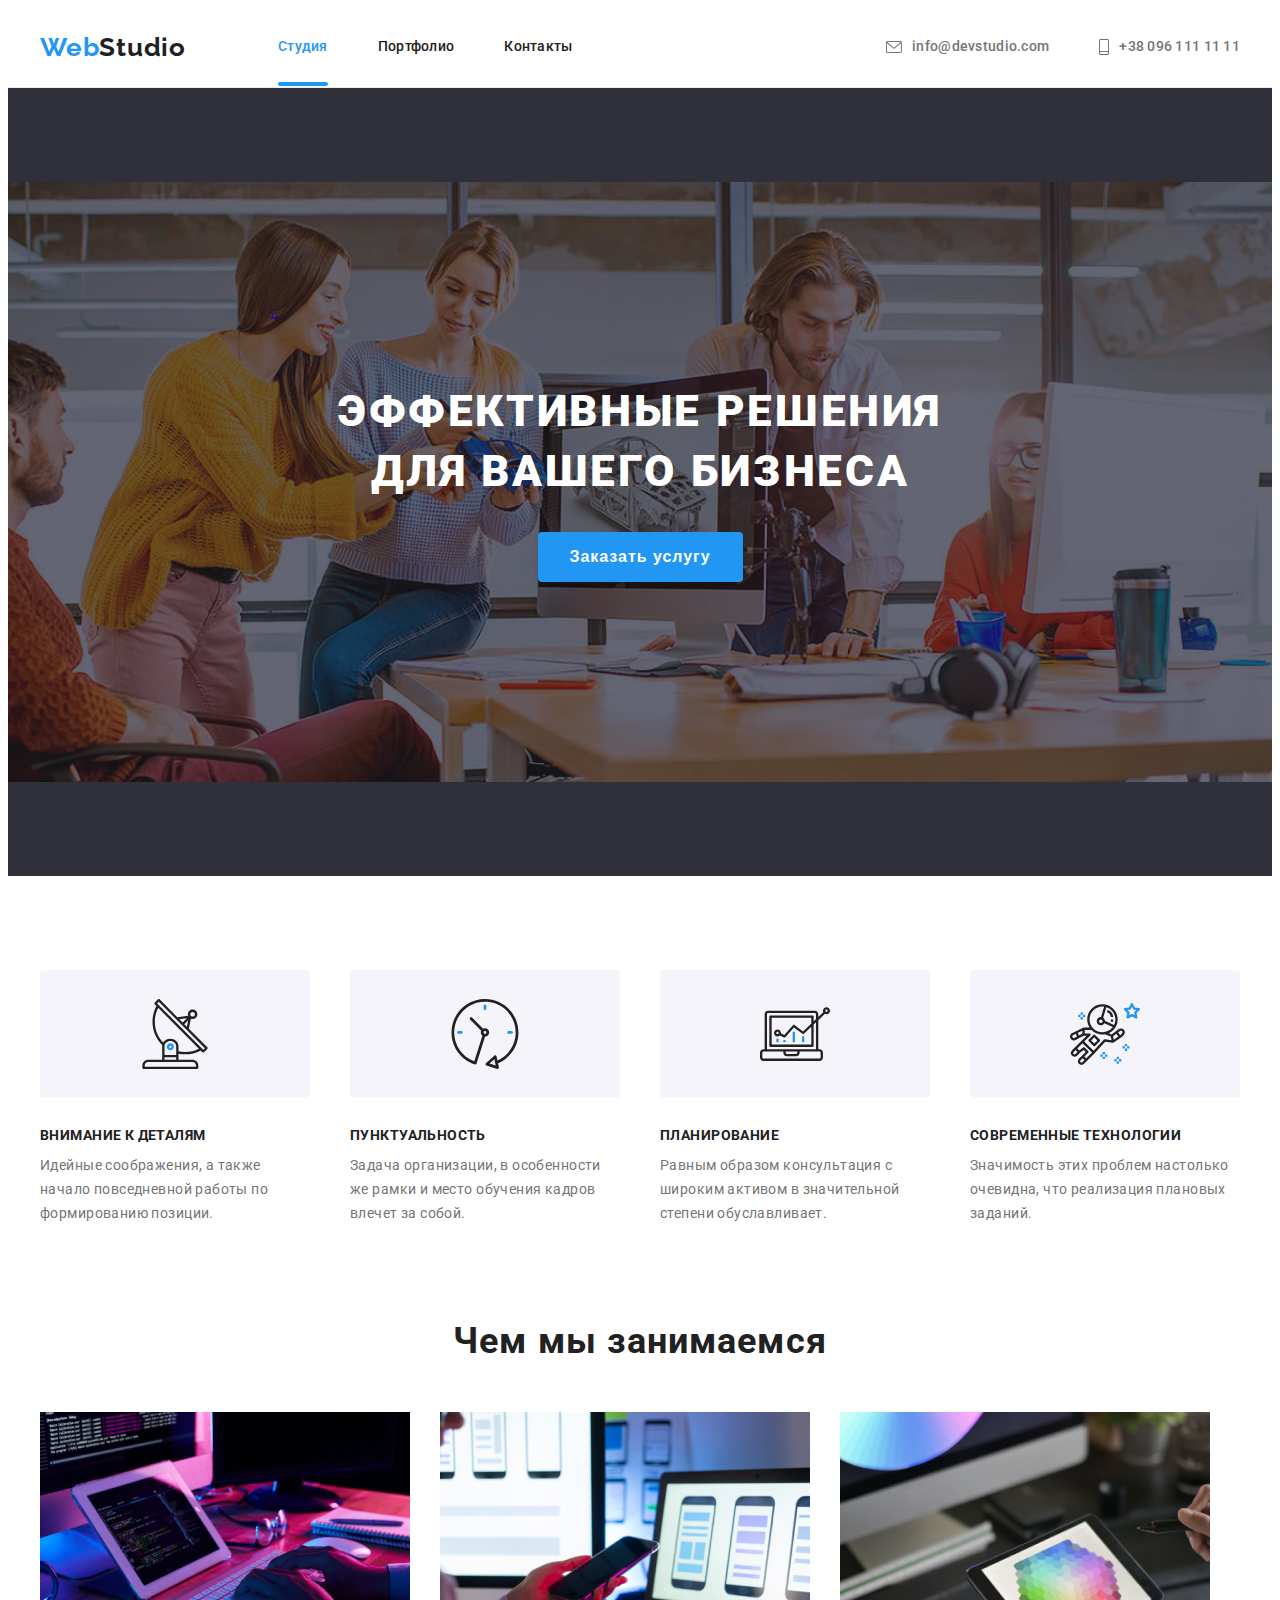
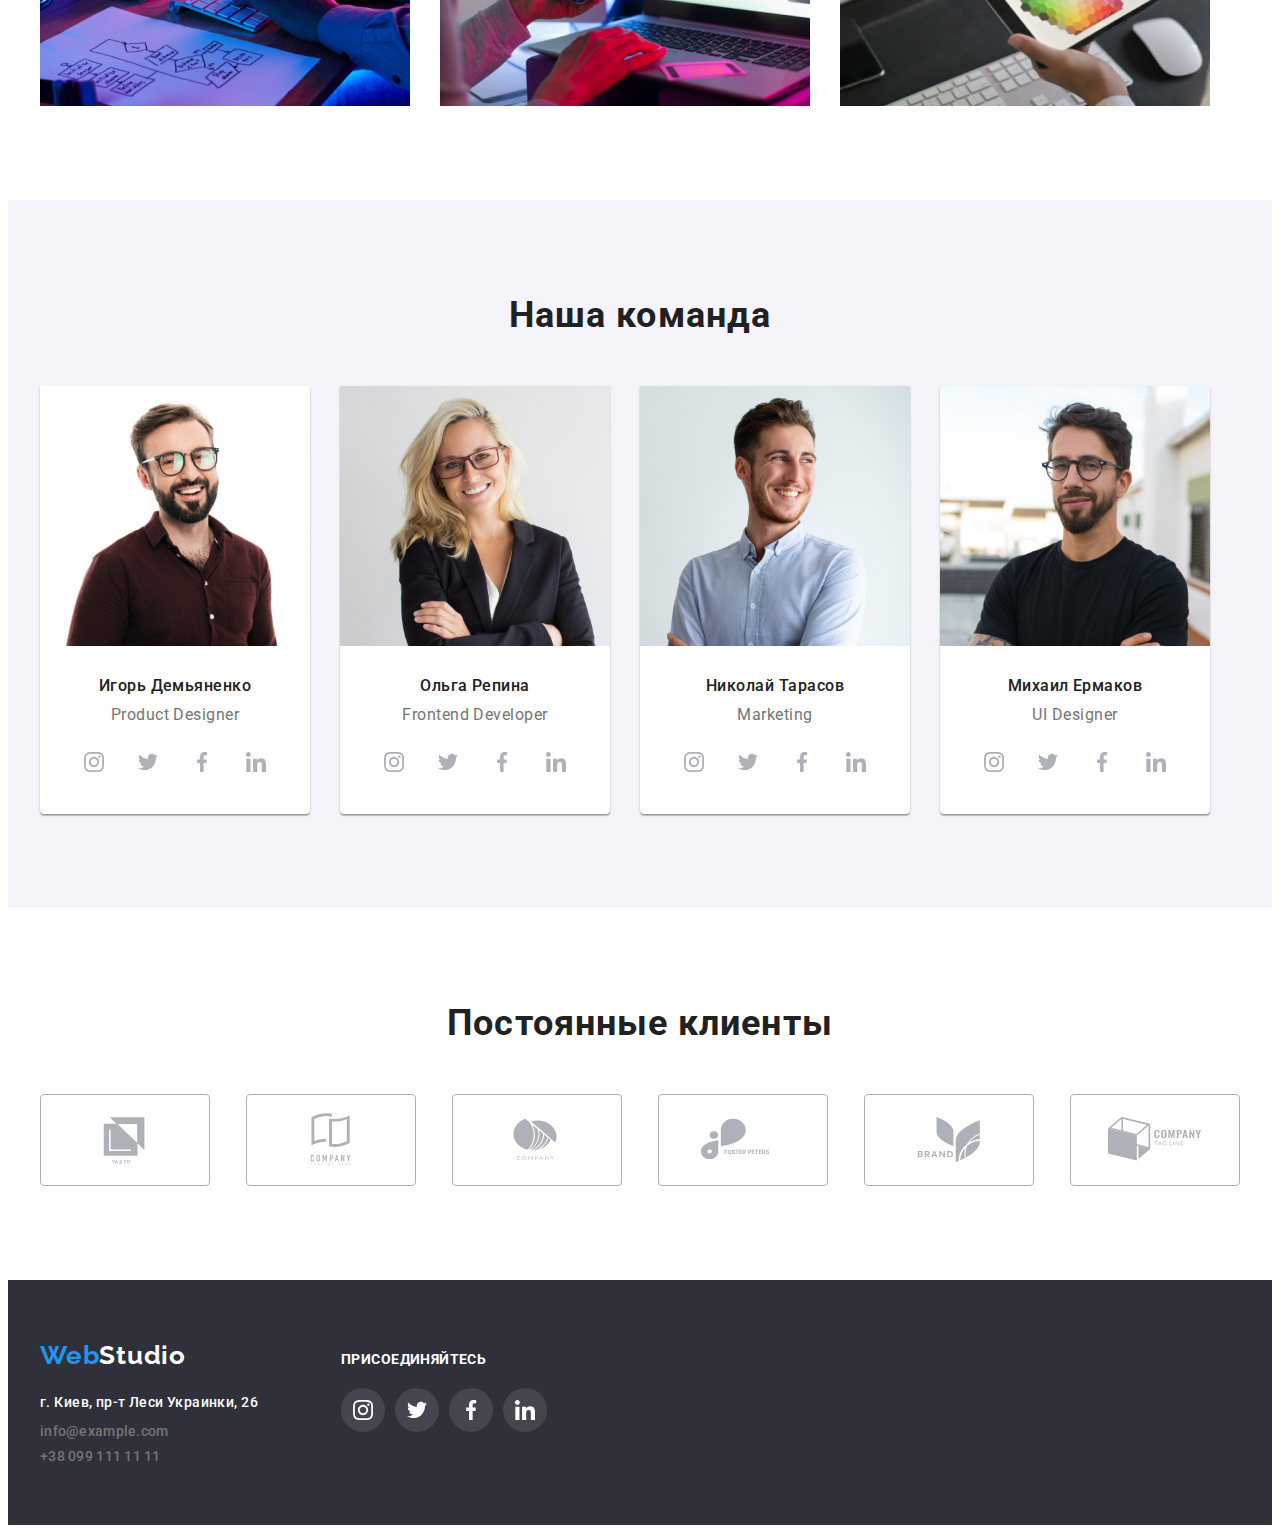
<file: index.html>
<!DOCTYPE html>
<html lang="ru">
<head>
    <meta charset="UTF-8">
    <meta http-equiv="X-UA-Compatible" content="IE=edge">
    <meta name="viewport" content="width=device-width, initial-scale=1.0">
    <title>WebStudio</title>
    <link rel="preconnect" href="https://fonts.gstatic.com">
    <link href="https://fonts.googleapis.com/css2?family=Raleway:wght@700&family=Roboto:wght@400;500;700;900&display=swap"
        rel="stylesheet">
        <link rel="stylesheet" href="https://cdnjs.cloudflare.com/ajax/libs/animate.css/4.1.1/animate.min.css" />
        <link rel="stylesheet" href="https://cdnjs.cloudflare.com/ajax/libs/modern-normalize/1.0.0/modern-normalize.min.css"
            integrity="sha512-ISS7cAi1PEhQ8jnbJpJZMd29NlhNj4AWYyLOSp2CE/CsHxTCu+r+t0D2yoJudVrd0/8fTVPUVDzY5Tvli75u/g=="
            crossorigin="anonymous" referrerpolicy="no-referrer" />
     <link rel="stylesheet" href="./css/styles.css">
</head>
<body>
    <!-- HEADER -->
    <header class="header">
        <div class="container header-container ">
         <nav class="navigation">
             <a class="logo-link link animate__rollIn" href="./index.html">Web<span class="logo">Studio</span></a>
             <ul class="menu list header-style">
                  <li class="menu-item">
                     <a class="menu-link link current" href="./index.html">Студия</a>
                  </li>
                  <li class="menu-item">
                     <a class="menu-link link " href="./portfolio.html">Портфолио</a>
                  </li>
                  <li class="menu-item">
                     <a class="menu-link link" href="">Контакты</a>
                  </li>
             </ul>
         </nav>
          <ul class="contacts list header-style">
              <li class="contacts-item">
                  <a class="mail-link link" href="mailto:info@devstudio.com" >
                    <svg class="contacts-list-icon" width="16px" height="12px">
                        <use href="./images/sprite.svg#icon-e-mail"></use>
                    </svg>info@devstudio.com</a>
              </li>
              <li class="contacts-item">
                  <a class="tel-link link" href="tel:+380961111111">
                    
                    <svg class="contacts-list-icon" width="10px" height="16px">
                        <use href="./images/sprite.svg#icon-tel"></use>
                    </svg>+38 096 111 11 11</a>
              </li>
          </ul>
       </div>
    </header>
  <main>
        <!-- HERO -->
        <section class="hero area">
            <h1 class="hero-title">Эффективные решения для вашего бизнеса</h1>
            <button class="modal-btn" type="button"> Заказать услугу </button>
        </section>
        <!-- FEATURES -->
          <section class="features">
              <div class="container ">
              <h2 class="visually-hidden" > Особенности</h2>
              <ul class="features-list list ">
                  <li class="features-item">
                      <div class="icon-container">
                          <svg class="icons" width="70px" height="70px">
                              <use href="./images/sprite.svg#icon-antenna-1">

                              </use>
                          </svg>

                      </div>
                      <h3 class="features-title">Внимание к деталям</h3>
                      <p class="description">Идейные соображения, а также начало повседневной работы по формированию позиции.</p>
                 </li>
                  <li class="features-item">
                      <div class="icon-container">
                          <svg class="icons" width="70px" height="70px">
                              <use href="./images/sprite.svg#icon-clock-1">

                              </use>
                          </svg>

                      </div>
                      <h3 class="features-title">Пунктуальность</h3>
                      <p class="description">Задача организации, в особенности же рамки и место обучения кадров влечет за собой.</p>
                  </li>
                  <li class="features-item">
                      <div class="icon-container">
                          <svg class="icons" width="70px" height="70px">
                              <use href="./images/sprite.svg#icon-diagram-1">

                              </use>
                          </svg>

                      </div>
                      <h3 class="features-title">Планирование</h3>
                      <p class="description">Равным образом консультация с широким активом в значительной степени обуславливает.</p>
                  </li>
                  <li class="features-item">
                      <div class="icon-container">
                          <svg class="icons" width="70px" height="70px">
                              <use href="./images/sprite.svg#icon-astronaut-1">

                              </use>
                          </svg>

                      </div>
                      <h3 class="features-title">Современные технологии</h3>
                      <p class="description">Значимость этих проблем настолько очевидна, что реализация плановых заданий.</p>
                  </li>
              </ul>
            </div>
         </section>
        <!--WORKING  -->
        <section class="working">
            <div class="container"> 
            <h2 class="title">Чем мы занимаемся</h2>
            <ul class="working-img-list list">
                <li class="working-img-list-item">
                    <img class="working-img-list-img" src="./images/doing/doing1.jpg" alt="Приложения для ПК" width="370"
                        height="294">
                </li>
                <li class="working-img-list-item">
                    <img class="working-img-list-img" src="./images/doing/doing2.jpg" alt="Приложения для смартфонов" width="370"
                        height="294">
                </li>
                <li class="working-img-list-item">
                    <img class="working-img-list-img" src="./images/doing/doing3.jpg" alt=" Игры" width="370" height="294">
                </li>
            </ul>
            </div>
           
        </section>
        <!-- TEAM -->
        <section class="team">
            <div class="container">
                <h2 class="title">Наша команда</h2>
             <ul class="team-list list">
              <li class="team-list-item">
                  <img class="team-list-img" src="./images/team/igor.jpg" alt="фото сотрудника" width="270" height="260">
                <div class="card-cont">
                  <h3 class="team-name">Игорь Демьяненко</h3>
                  <p class="team-profession">Product Designer</p>
                  <ul class="social-list list">
                      <li class="social-list-item">
                          <a href="" class="social-list-link link  ">
                              <svg class="social-list-icon">
                                  <use href="./images/sprite.svg#icon-instagram"></use>
                              </svg>
                          </a>
                      </li>
                      <li class="social-list-item">
                          <a href="" class="social-list-link link">
                              <svg class="social-list-icon">
                                  <use  href="./images/sprite.svg#icon-twitter"></use>
                              </svg>
                          </a>
                      </li>
                      <li class="social-list-item">
                          <a href="" class="social-list-link link">
                              <svg class="social-list-icon">
                                  <use href="./images/sprite.svg#icon-facebook"></use>
                              </svg>
                          </a>
                      </li>
                      <li class="social-list-item">
                          <a href="" class="social-list-link link">
                              <svg class="social-list-icon">
                                  <use href="./images/sprite.svg#icon-linkedin"></use>
                              </svg>
                          </a>
                      </li>
                  </ul>
                </div>
              </li>
              <li class="team-list-item">
                  <img class="team-list-img" src="./images/team/olga.jpg" alt="фото сотрудника" width="270" height="260">
                <div class="card-cont">
                  <h3 class="team-name">Ольга Репина</h3>
                  <p class="team-profession">Frontend Developer</p>
                    <ul class="social-list list">
                        <li class="social-list-item">
                            <a href="" class="social-list-link link ">
                                <svg class="social-list-icon">
                                    <use href="./images/sprite.svg#icon-instagram"></use>
                                </svg>
                            </a>
                        </li>
                        <li class="social-list-item">
                            <a href="" class="social-list-link link">
                                <svg class="social-list-icon">
                                    <use href="./images/sprite.svg#icon-twitter"></use>
                                </svg>
                            </a>
                        </li>
                        <li class="social-list-item">
                            <a href="" class="social-list-link link">
                                <svg class="social-list-icon">
                                    <use href="./images/sprite.svg#icon-facebook"></use>
                                </svg>
                            </a>
                        </li>
                        <li class="social-list-item">
                            <a href="" class="social-list-link link">
                                <svg class="social-list-icon">
                                    <use href="./images/sprite.svg#icon-linkedin"></use>
                                </svg>
                            </a>
                        </li>
                    </ul>
                </div>
              </li>
              <li class="team-list-item">
                  <img class="team-list-img" src="./images/team/kolya.jpg" alt="фото сотрудника" width="270" height="260">
                <div class="card-cont">
                  <h3 class="team-name">Николай Тарасов</h3>
                  <p class="team-profession">Marketing</p>
                    <ul class="social-list list">
                        <li class="social-list-item">
                            <a href="" class="social-list-link link ">
                                <svg class="social-list-icon">
                                    <use href="./images/sprite.svg#icon-instagram"></use>
                                </svg>
                            </a>
                        </li>
                        <li class="social-list-item">
                            <a href="" class="social-list-link link">
                                <svg class="social-list-icon">
                                    <use href="./images/sprite.svg#icon-twitter"></use>
                                </svg>
                            </a>
                        </li>
                        <li class="social-list-item">
                            <a href="" class="social-list-link link">
                                <svg class="social-list-icon">
                                    <use href="./images/sprite.svg#icon-facebook"></use>
                                </svg>
                            </a>
                        </li>
                        <li class="social-list-item">
                            <a href="" class="social-list-link link">
                                <svg class="social-list-icon">
                                    <use href="./images/sprite.svg#icon-linkedin"></use>
                                </svg>
                            </a>
                        </li>
                    </ul>
                </div>
              </li>
              <li class="team-list-item">
                  <img class="team-list-img" src="./images/team/misha.jpg" alt="фото сотрудника" width="270" height="260">
                  <div class="card-cont">
                  <h3 class="team-name">Михаил Ермаков</h3>
                  <p class="team-profession">UI Designer</p>
                    <ul class="social-list list">
                        <li class="social-list-item">
                            <a href="" class="social-list-link link ">
                                <svg class="social-list-icon">
                                    <use href="./images/sprite.svg#icon-instagram"></use>
                                </svg>
                            </a>
                        </li>
                        <li class="social-list-item">
                            <a href="" class="social-list-link link">
                                <svg class="social-list-icon">
                                    <use href="./images/sprite.svg#icon-twitter"></use>
                                </svg>
                            </a>
                        </li>
                        <li class="social-list-item">
                            <a href="" class="social-list-link link">
                                <svg class="social-list-icon">
                                    <use href="./images/sprite.svg#icon-facebook"></use>
                                </svg>
                            </a>
                        </li>
                        <li class="social-list-item">
                            <a href="" class="social-list-link link">
                                <svg class="social-list-icon">
                                    <use href="./images/sprite.svg#icon-linkedin"></use>
                                </svg>
                            </a>
                        </li>
                    </ul>
                </div>
              </li>
          </ul>
        </div>
        </section>
        <!-- REGULAR CUSTOMERS -->
          <section>
              <div class="container">
                <h2 class="title">Постоянные клиенты</h2>
                <ul class="customers-list list">
                    <li class="customers-list-item">
                        <a href="" class="customers-list-link link">
                            <svg class="customers-list-icon">
                                <use href="./images/sprite.svg#icon-Logo"></use>
                            </svg>
                        </a>
                    </li>
                    <li class="customers-list-item">
                        <a href="" class="customers-list-link link">
                            <svg class="customers-list-icon">
                                <use href="./images/sprite.svg#icon-Logo-1"></use>
                            </svg>
                        </a>
                    </li>
                    <li class="customers-list-item">
                        <a href="" class="customers-list-link link">
                            <svg class="customers-list-icon">
                                <use href="./images/sprite.svg#icon-Logo-2"></use>
                            </svg>
                        </a>
                    </li>
                    <li class="customers-list-item">
                        <a href="" class="customers-list-link link">
                            <svg class="customers-list-icon">
                                <use href="./images/sprite.svg#icon-Logo-3"></use>
                            </svg>
                        </a>
                    </li>
                    <li class="customers-list-item">
                        <a href="" class="customers-list-link link">
                            <svg class="customers-list-icon">
                                <use href="./images/sprite.svg#icon-Logo-4"></use>
                            </svg>
                        </a>
                    </li>
                    <li class="customers-list-item">
                        <a href="" class="customers-list-link link">
                            <svg class="customers-list-icon">
                                <use href="./images/sprite.svg#icon-Logo-5"></use>
                            </svg>
                        </a>
                    </li>
                </ul>
              </div>

          </section>
    </main>
    <!-- FOOTER -->
    <footer class="footer area">
    <div class="footer-mooter container">
      <div class=" footer-container ">
        <a class="logo-link link" href="./index.html">Web<span class="logo-footer">Studio</span></a>
        <address class="address-footer">
              <ul class="address-footer-list header-style list">
                  <li class="address-footer-item">
                     <a class="address-map link" href="https://goo.gl/maps/ZKET5kt5Xee4YnMD7" target="_blank" rel="noopener noreferrer">г. Киев, пр-т Леси Украинки, 26</a>
                 </li>
                  <li class="address-footer-item">
                     <a class="mail-link link"  href="mailto:info@example.com">info@example.com</a>
                 </li>
                  <li class="address-footer-item">
                     <a class="tel-link link" href="tel:+30991111111">+38 099 111 11 11</a>
                  </li>
              </ul>
         </address>
        
        
     </div>

            <div class="social-container">
                <h5 class="social-title">присоединяйтесь</h5>
                <ul class="social-list list">
                    <li class="social-list-item">
                        <a href="" class="social-list-link">
                            <svg class="social-list-icon">
                                <use href="./images/sprite.svg#icon-instagram"></use>
                            </svg>
                        </a>
                    </li>
                    <li class="social-list-item">
                        <a href="" class="social-list-link">
                            <svg class="social-list-icon">
                                <use href="./images/sprite.svg#icon-twitter"></use>
                            </svg>
                        </a>
                    </li>
                    <li class="social-list-item">
                        <a href="" class="social-list-link">
                            <svg class="social-list-icon">
                                <use href="./images/sprite.svg#icon-facebook"></use>
                            </svg>
                        </a>
                    </li>
                    <li class="social-list-item">
                        <a href="" class="social-list-link">
                            <svg class="social-list-icon">
                                <use href="./images/sprite.svg#icon-linkedin"></use>
                            </svg>
                        </a>
                    </li>
                </ul>

              </div>
            </div>
        
    </footer>
</body>
</html>
</file>
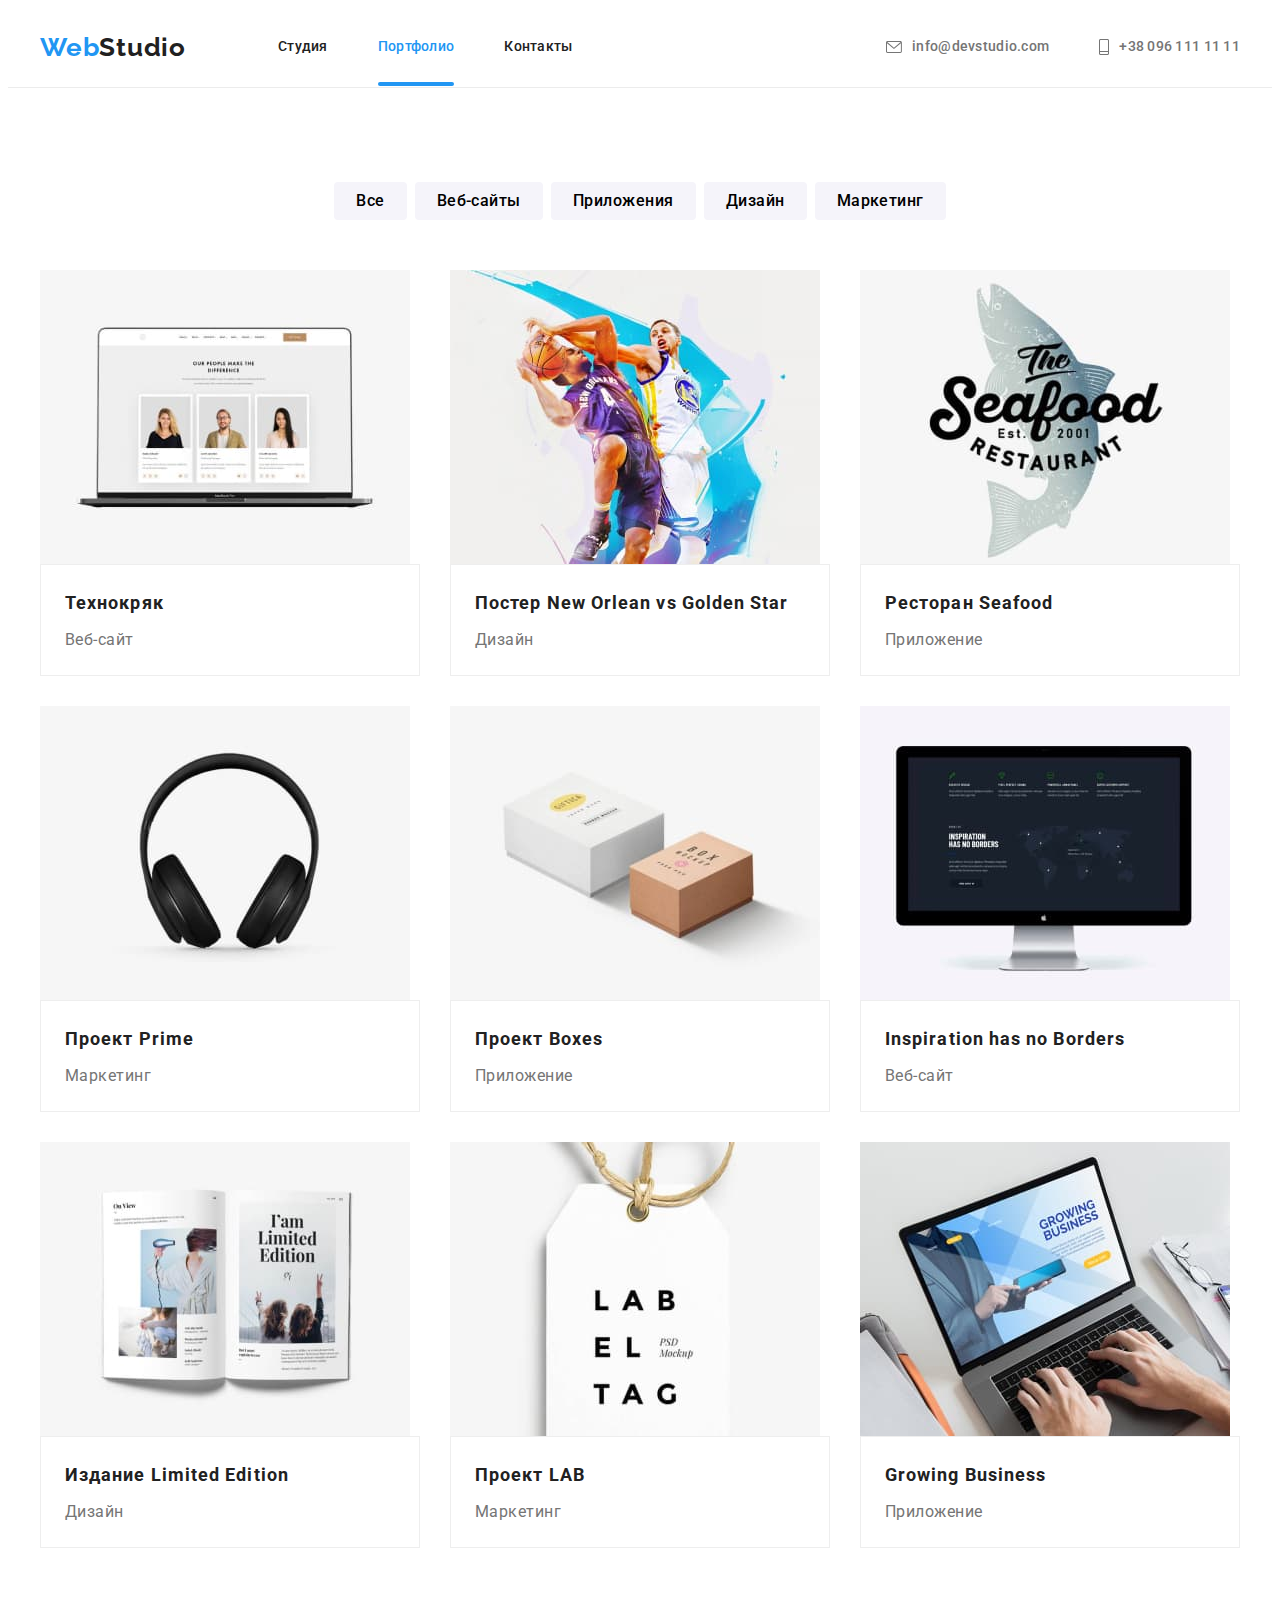
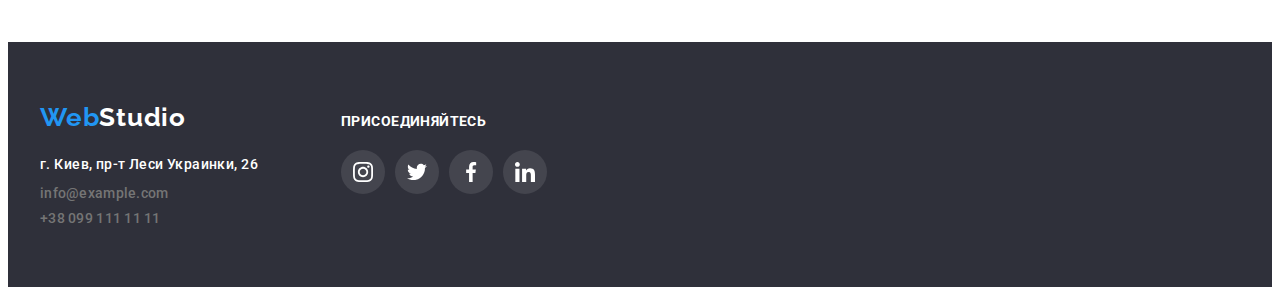
<file: portfolio.html>
<!DOCTYPE html>
<html lang="ru">

<head>
    <meta charset="UTF-8">
    <meta http-equiv="X-UA-Compatible" content="IE=edge">
    <meta name="viewport" content="width=device-width, initial-scale=1.0">
    <title>portfolio</title>
    <link rel="preconnect" href="https://fonts.gstatic.com">
    <link
        href="https://fonts.googleapis.com/css2?family=Raleway:wght@700&family=Roboto:wght@400;500;700;900&display=swap"
        rel="stylesheet">
        <link rel="stylesheet" href="https://cdnjs.cloudflare.com/ajax/libs/animate.css/4.1.1/animate.min.css" />
        <link rel="stylesheet" href="https://cdnjs.cloudflare.com/ajax/libs/modern-normalize/1.0.0/modern-normalize.min.css"
            integrity="sha512-ISS7cAi1PEhQ8jnbJpJZMd29NlhNj4AWYyLOSp2CE/CsHxTCu+r+t0D2yoJudVrd0/8fTVPUVDzY5Tvli75u/g=="
            crossorigin="anonymous" referrerpolicy="no-referrer" />
        
    <link rel="stylesheet" href="./css/styles.css">
</head>

<body>
    <!-- HEADER -->
    <header class="header">
        <div class="container header-container ">
            <nav class="navigation">
                <a class="logo-link link animate__rollIn" href="./index.html">Web<span class="logo">Studio</span></a>
                <ul class="menu list header-style">
                    <li class="menu-item">
                        <a class="menu-link link " href="./index.html">Студия</a>
                    </li>
                    <li class="menu-item">
                        <a class="menu-link link current " href="./portfolio.html">Портфолио</a>
                    </li>
                    <li class="menu-item">
                        <a class="menu-link link" href="">Контакты</a>
                    </li>
                </ul>
            </nav>
            <ul class="contacts list header-style">
                <li class="contacts-item">
                    <a class="mail-link link" href="mailto:info@devstudio.com">
                        <svg class="contacts-list-icon" width="16px" height="12px">
                            <use href="./images/sprite.svg#icon-e-mail"></use>
                        </svg>info@devstudio.com</a>
                </li>
                <li class="contacts-item">
                    <a class="tel-link link" href="tel:+380961111111">
                        <svg class="contacts-list-icon" width="10px" height="16px">
                            <use href="./images/sprite.svg#icon-tel"></use>
                        </svg>+38 096 111 11 11</a>
                </li>
            </ul>
        </div>
    </header>
    <main>
     <section>
         <div class="container">
          <ul class="filter-menu list">
              <li class="filter-menu-item ">
                   <button class="filter-btn" type="button">Все</button>
                </li>
               <li class="filter-menu-item">
                   <button class="filter-btn" type="button">Веб-сайты</button>
                </li>
               <li class="filter-menu-item">
                   <button class="filter-btn" type="button">Приложения</button>
                </li>
               <li class="filter-menu-item">
                   <button class="filter-btn" type="button">Дизайн</button>
                </li>
               <li class="filter-menu-item">
                   <button class="filter-btn" type="button">Маркетинг</button>
                </li>
           </ul>
            <h2 class="visually-hidden">Проекты</h2>
            <ul class="projects-list list">
                <li class="projects-img-list-item">
                    <a href="#" class="projects-list-link-wrapper link">
                       <div class="projects-list-img-wrapper">
                        <img class="projects-img-list-img" src="./images/portfolio/project-1.jpg" alt="Веб-сайт" width="370" height="294">
                           <p class="overlay">
                                Технокряк это современная площадка распространения коронавируса. Компании используют эту платформу для цифрового
                                шпионажа и атак на защищённые сервера конкурентов.
                          </p>
                       </div>
                       
                        <div class="card-content">
                            <h3 class="project-name">Технокряк</h3>
                            <p class="project-type">Веб-сайт</p>
                        </div>
                    </a>
                    
                </li>
                <li class="projects-img-list-item">
                    <a href="#" class="projects-list-link-wrapper link">
                           <div class="projects-list-img-wrapper">
                               <img class="projects-img-list-img" src="./images/portfolio/project-2.jpg" alt="Постер" width="370" height="294">
                               <p class="overlay">
                                 Технокряк это современная площадка распространения коронавируса. Компании используют эту платформу для цифрового
                                  шпионажа и атак на защищённые сервера конкурентов.
                              </p>  
                            </div>
                             <div class="card-content">
                                 <h3 class="project-name">Постер New Orlean vs Golden Star</h3>
                                  <p class="project-type">Дизайн</p>
                              </div>
                     </a>
                </li>
                <li class="projects-img-list-item">
                    <a href="#" class="projects-list-link-wrapper link">
                        <div class="projects-list-img-wrapper">
                              <img class="projects-img-list-img" src="./images/portfolio/project-3.jpg" alt="Приложение ресторана" width="370"
                                       height="294">
                               <p class="overlay">
                                    Технокряк это современная площадка распространения коронавируса. Компании используют эту платформу для цифрового
                                    шпионажа и атак на защищённые сервера конкурентов.
                              </p>
                            </div>
                               <div class="card-content">
                                   <h3 class="project-name">Ресторан Seafood</h3>
                                   <p class="project-type">Приложение</p>
                             </div>
                            </a>
                </li>
                <li class="projects-img-list-item">
                    <a href="#" class="projects-list-link-wrapper link">
                                       <div class="projects-list-img-wrapper">
                                            <img class="projects-img-list-img" src="./images/portfolio/project-4.jpg" alt="Наушники" width="370"
                                             height="294">
                                           <p class="overlay">
                                             Технокряк это современная площадка распространения коронавируса. Компании используют эту платформу для цифрового
                                             шпионажа и атак на защищённые сервера конкурентов.
                                           </p>
                                    </div>
                                <div class="card-content">
                                   <h3 class="project-name">Проект Prime</h3>
                                   <p class="project-type">Маркетинг</p>
                              </div>
                            </a>
                </li>
                <li class="projects-img-list-item">
                    <a href="#" class="projects-list-link-wrapper link">
                        <div class="projects-list-img-wrapper">
                    <img class="projects-img-list-img" src="./images/portfolio/project-5.jpg" alt="Приложение" width="370"
                        height="294">
                                   <p class="overlay">
                                     Технокряк это современная площадка распространения коронавируса. Компании используют эту платформу для цифрового
                                       шпионажа и атак на защищённые сервера конкурентов.
                                  </p>  
                                </div>
                           <div class="card-content">
                             <h3 class="project-name">Проект Boxes</h3>
                             <p class="project-type">Приложение</p>
                          </div>
                        </a>
                </li>
                <li class="projects-img-list-item">
                    <a href="#" class="projects-list-link-wrapper link">
                        <div class="projects-list-img-wrapper">
                    <img class="projects-img-list-img" src="./images/portfolio/project-6.jpg" alt="Постер" width="370" height="294">
                                  <p class="overlay">
                                     Технокряк это современная площадка распространения коронавируса. Компании используют эту платформу для цифрового
                                       шпионажа и атак на защищённые сервера конкурентов.
                                  </p>  
                                </div>
                    <div class="card-content">
                              <h3 class="project-name">Inspiration has no Borders</h3>
                                <p class="project-type">Веб-сайт</p>
                           </div>
                        </a>
                </li>
                <li class="projects-img-list-item">
                    <a href="#" class="projects-list-link-wrapper link">
                        <div class="projects-list-img-wrapper">
                                   <img class="projects-img-list-img" src="./images/portfolio/project-7.jpg" alt="Приложение ресторана" width="370"
                                       height="294">
                                  <p class="overlay">
                                       Технокряк это современная площадка распространения коронавируса. Компании используют эту платформу для цифрового
                                       шпионажа и атак на защищённые сервера конкурентов.
                                  </p>   
                                </div>
                          <div class="card-content">
                             <h3 class="project-name">Издание Limited Edition</h3>
                              <p class="project-type">Дизайн</p>
                          </div>
                        </a>
                </li>
                <li class="projects-img-list-item">
                    <a href="#" class="projects-list-link-wrapper link">
                        <div class="projects-list-img-wrapper">
                    <img class="projects-img-list-img" src="./images/portfolio/project-8.jpg" alt="Наушники" width="370"
                        height="294">
                                 <p class="overlay">
                            Технокряк это современная площадка распространения коронавируса. Компании используют эту платформу для цифрового
                            шпионажа и атак на защищённые сервера конкурентов.
                        </p>    
                        </div>
                     <div class="card-content">
                         <h3 class="project-name">Проект LAB</h3>
                          <p class="project-type">Маркетинг</p>
                     </div>
                    </a>
                </li>
                <li class="projects-img-list-item">
                    <a href="#" class="projects-list-link-wrapper link">
                        <div class="projects-list-img-wrapper">
                    <img class="projects-img-list-img" src="./images/portfolio/project-9.jpg" alt="Приложение" width="370"
                        height="294">
                                  <p class="overlay">
                            Технокряк это современная площадка распространения коронавируса. Компании используют эту платформу для цифрового
                            шпионажа и атак на защищённые сервера конкурентов.
                        </p>      
                        </div>
                          <div class="card-content">
                             <h3 class="project-name">Growing Business</h3>
                             <p class="project-type">Приложение</p>
                          </div>
                        </a>
                </li>
            </ul>
         </div>
       </section>
        </main>
    <!-- FOOTER -->
    <footer class="footer area">
        <div class="footer-mooter container">
            <div class=" footer-container ">
                <a class="logo-link link" href="./index.html">Web<span class="logo-footer">Studio</span></a>
                <address class="address-footer">
                    <ul class="address-footer-list header-style list">
                        <li class="address-footer-item">
                            <a class="address-map link" href="https://goo.gl/maps/ZKET5kt5Xee4YnMD7" target="_blank"
                                rel="noopener noreferrer">г. Киев, пр-т Леси Украинки, 26</a>
                        </li>
                        <li class="address-footer-item">
                            <a class="mail-link link" href="mailto:info@example.com">info@example.com</a>
                        </li>
                        <li class="address-footer-item">
                            <a class="tel-link link" href="tel:+30991111111">+38 099 111 11 11</a>
                        </li>
                    </ul>
                </address>
    
    
            </div>
    
            <div class="social-container">
                <h5 class="social-title">присоединяйтесь</h5>
                <ul class="social-list list">
                    <li class="social-list-item">
                        <a href="" class="social-list-link">
                            <svg class="social-list-icon">
                                <use href="./images/sprite.svg#icon-instagram"></use>
                            </svg>
                        </a>
                    </li>
                    <li class="social-list-item">
                        <a href="" class="social-list-link">
                            <svg class="social-list-icon">
                                <use href="./images/sprite.svg#icon-twitter"></use>
                            </svg>
                        </a>
                    </li>
                    <li class="social-list-item">
                        <a href="" class="social-list-link">
                            <svg class="social-list-icon">
                                <use href="./images/sprite.svg#icon-facebook"></use>
                            </svg>
                        </a>
                    </li>
                    <li class="social-list-item">
                        <a href="" class="social-list-link">
                            <svg class="social-list-icon">
                                <use href="./images/sprite.svg#icon-linkedin"></use>
                            </svg>
                        </a>
                    </li>
                </ul>
    
            </div>
        </div>
    
    </footer>
    </body>
    
    </html>
</file>
<file: css/styles.css>
:root {
  --accent-color: #2196f3;
  --secondary-color: #757575;
  --third-color: #212121;
  --fourth-color: #ffffff;
  --fifth-color: #2f303a;
  --sixth-color: #afb1b8;
  --main-font: "Roboto", sans-serif;
  --secondary-font: "Raleway", sans-serif;
}
h1,
h2,
h3,
h4,
h5,
h6,
p {
  margin-top: 0;
  margin-bottom: 0;
}
ul,
ol {
  margin-top: 0;
  margin-bottom: 0;
  padding-left: 0;
}
img {
  display: block;
}
.list {
  list-style: none;
}
.link {
  text-decoration: none;
}
section {
  padding-top: 94px;
  padding-bottom: 94px;
}
.container {
  width: 1200px;
  padding-left: 15px;
  padding-right: 15px;
  margin: 0 auto;
}

body {
  font-family: var(--main-font);
  color: var(--third-color);
}

/*========== COMPONENTS========== */
.title {
  font-weight: 700;
  font-size: 36px;
  line-height: 1.17;
  letter-spacing: 0.03em;
  margin-bottom: 50px;
  text-align: center;
}
.visually-hidden {
  position: absolute;
  width: 1px;
  height: 1px;
  margin: -1px;
  border: 0;
  padding: 0;

  white-space: nowrap;
  clip-path: inset(100%);
  clip: rect(0 0 0 0);
  overflow: hidden;
}
.area {
  background-color: var(--fifth-color);
}

.header-style {
  font-weight: 500;
  font-size: 14px;
  line-height: 1.14;
  letter-spacing: 0.02em;
}
.social-list {
  display: flex;
  justify-content: space-between;
}
.social-list-link {
  display: flex;
  justify-content: center;
  align-items: center;
  width: 44px;
  height: 44px;
  border-radius: 50%;
  transition: background-color 2500ms cubic-bezier(0.4, 0, 0.2, 1);
}

.social-list-link:hover,
.social-list-link:focus {
  background-color: var(--accent-color);
}
.social-list-icon {
  width: 20px;
  height: 20px;
  fill: var(--sixth-color);
  transition: fill 2500ms cubic-bezier(0.4, 0, 0.2, 1);
}

.social-list-link:hover .social-list-icon,
.social-list-link:focus .social-list-icon {
  fill: var(--fourth-color);
}
/*========== END COMPONENTS========== */

/*========== HEADER========== */
.header {
  padding-top: 24px;
  padding-bottom: 24px;
  border-bottom: 1px solid #ececec;
}
.header-container {
  display: flex;
  align-items: center;
  justify-content: space-between;
}
.navigation {
  display: flex;
  align-items: center;
}
.menu {
  display: flex;
  align-items: center;
}
.menu-item:not(:last-child) {
  margin-right: 50px;
}
.contacts-item:not(:last-child) {
  margin-right: 50px;
}
.contacts {
  display: flex;
  align-items: center;
}
.contacts-list-icon {
  margin-right: 10px;
  fill: currentColor;
}

.mail-link:hover .contacts-list-icon,
.mail-link:focus .contacts-list-icon {
  fill: var(--accent-color);
}
.contacts-item:hover,
.contacts-item:focus {
  fill: var(--accent-color);
}

.tel-link:hover .contacts-list-icon,
.tel-link:focus .contacts-list-icon {
  fill: var(--accent-color);
}
.contacts-item:hover,
.contacts-item:focus {
  fill: var(--accent-color);
}
.logo-link {
  font-family: Raleway;
  font-weight: 700;
  font-size: 26px;
  line-height: 1.19;
  letter-spacing: 0.03em;
  color: var(--accent-color);
  animation-duration: 1000ms;
}
.header .logo-link {
  margin-right: 92px;
}
.logo {
  color: var(--third-color);
}

.menu-link {
  color: var(--third-color);
  transition: color 2500ms cubic-bezier(0.4, 0, 0.2, 1);
}

.menu-link:hover,
.menu-link:focus,
.address-map:hover,
.address-map:focus {
  color: var(--accent-color);
  transition: color 2500ms cubic-bezier(0.4, 0, 0.2, 1);
}

.mail-link,
.tel-link,
.contacts-list-icon {
  color: var(--secondary-color);
  transition: color 2500ms cubic-bezier(0.4, 0, 0.2, 1),
    fill 2500ms cubic-bezier(0.4, 0, 0.2, 1);
}
.mail-link,
.tel-link {
  display: flex;
  align-items: center;
}

.tel-link:hover,
.tel-link:focus,
.mail-link:hover,
.mail-link:focus {
  color: var(--accent-color);
}

.menu .menu-link.current {
  color: var(--accent-color);
}
.current {
  position: relative;
}
.current::after {
  position: absolute;
  left: 0;
  bottom: 0;
  display: block;
  content: "";
  height: 4px;
  width: 100%;
  top: 44px;
  border-radius: 2px;
  background-color: var(--accent-color);
}
/*==========END HEADER========== */

/*==========HERO========== */
.hero {
  display: flex;
  flex-direction: column;
  height: 600px;
  max-width: 1600px;
  margin: 0 auto;
  align-items: center;
  justify-content: center;
  background-image: linear-gradient(
      rgba(47, 48, 58, 0.4),
      rgba(47, 48, 58, 0.4)
    ),
    url("../images/hero/bg.jpg");

  background-repeat: no-repeat;
  background-position: center;
}

.hero-title {
  font-weight: 900;
  font-size: 44px;
  line-height: 1.36;
  color: var(--fourth-color);
  text-transform: uppercase;
  max-width: 696px;
  text-align: center;
  letter-spacing: 0.06em;
}

.modal-btn {
  font-weight: 700;
  font-size: 16px;
  line-height: 1.88;
  color: var(--fourth-color);
  background: var(--accent-color);
  cursor: pointer;
  box-shadow: 0px 4px 4px rgba(0, 0, 0, 0.15);
  border-radius: 4px;
  border: none;
  padding: 10px 32px;
  letter-spacing: 0.06em;
  margin-top: 30px;
}
/*==========END HERO========== */

/* ==========FEATURES========== */

.features-list {
  display: flex;
  justify-content: space-between;
}

.features-item {
  max-width: 270px;
}

.features-title {
  font-weight: 700;
  font-size: 14px;
  line-height: 1.14;
  letter-spacing: 0.03em;
  text-transform: uppercase;
}
.description {
  font-size: 14px;
  line-height: 1.71;
  letter-spacing: 0.03em;
  color: var(--secondary-color);
  margin-top: 10px;
}
.icon-container {
  height: 120px;
  margin-bottom: 30px;
  background: #f5f4fa;
  border: 4px solid;
  border-color: #f5f4fa;
  border-radius: 4px;
  display: flex;
  justify-content: center;
  align-items: center;
}
/* .icon-container:hover,
.icon-container:focus {
  border-color: var(--accent-color);
} */

/* ==========END FEATURES========== */

/*==========WORKING========== */
.features {
  padding-bottom: 0;
}
.working-img-list {
  display: flex;
  margin-left: -30px;
  margin-top: -30px;
}

.working-img-list-item {
  flex-basis: calc((100%-90px) / 3);
  margin-left: 30px;
  margin-top: 30px;
}

/*==========ENDWORKING========== */

/*==========TEAM==========*/
.team {
  background: #f5f4fa;
}

.team-list {
  display: flex;
  margin-left: -30px;
  margin-top: -30px;
}
.team-list-item {
  flex-basis: calc((100%-120px) / 4);
  margin-left: 30px;
  margin-top: 30px;
  background: #ffffff;
  /* material shadow v1 */

  box-shadow: 0px 1px 3px rgba(0, 0, 0, 0.12), 0px 1px 1px rgba(0, 0, 0, 0.14),
    0px 2px 1px rgba(0, 0, 0, 0.2);
  border-radius: 0px 0px 4px 4px;
}

.team-name {
  font-weight: 500;
  font-size: 16px;
  line-height: 1.19;
  letter-spacing: 0.03em;

  margin-bottom: 10px;
}
.team-profession {
  font-size: 16px;
  line-height: 1.19;
  letter-spacing: 0.03em;
  color: var(--secondary-color);
  margin-bottom: 16px;
}
.card-cont {
  text-align: center;
  padding: 30px 32px;
}
/*==========ENDTEAM==========*/

/*=======REGULAR CUSTOMERS=======*/
.customers-list-icon {
  width: 106px;
  height: 60px;
  fill: var(--sixth-color);
  transition-property: fill;
  transition-duration: 2500ms;
  transition-timing-function: cubic-bezier(0.4, 0, 0.2, 1);
}
.customers-list {
  display: flex;
  justify-content: space-between;
}
.customers-list-link {
  display: flex;
  justify-content: center;
  align-items: center;
  width: 170px;
  height: 92px;
  border: 1px solid #afb1b8;
  box-sizing: border-box;
  border-radius: 4px;
  transition-property: border-color;
  transition-duration: 2500ms;
  transition-timing-function: cubic-bezier(0.4, 0, 0.2, 1);
}
.customers-list-link:hover,
.customers-list-link:focus {
  border-color: var(--accent-color);
}
.customers-list-link:hover .customers-list-icon,
.customers-list-link:focus .customers-list-icon {
  fill: var(--accent-color);
}

/*======= END REGULAR CUSTOMERS=======*/

/*==========FOOTER==========*/
.footer {
  padding-top: 60px;
  padding-bottom: 60px;
}
.footer-container {
  width: 231px;
  margin-right: 70px;
}
.footer-mooter {
  display: flex;
  align-items: baseline;
}
.footer .logo-link {
  margin-bottom: 20px;
  display: block;
}

.address-map {
  font-size: 14px;
  line-height: 1.71;
  letter-spacing: 0.03em;
  color: var(--fourth-color);
}
.address-footer {
  font-style: normal;
}
.address-footer-item:not(:last-child) {
  margin-bottom: 9px;
}
.logo-footer {
  color: var(--fourth-color);
}

.social-title {
  font-family: var(--main-font);
  font-size: 14px;
  line-height: 1.14;
  letter-spacing: 0.03em;
  text-transform: uppercase;
  color: var(--fourth-color);
}
.social-container {
  width: 206px;
  height: 80px;
}
.social-list-link {
  background: rgba(255, 255, 255, 0.1);
}
.social-list-item:not(:last-child) {
  margin-right: 10px;
}
.social-title {
  margin-bottom: 20px;
}
.footer .social-list-icon {
  fill: var(--fourth-color);
}

/*==========ENDFOOTER==========*/
/*====PORTFOLIO====*/
.filter-menu {
  display: flex;
  justify-content: center;
}
.filter-menu {
  margin-bottom: 50px;
}
.filter-menu-item:not(:last-child) {
  margin-right: 8px;
}
.filter-btn {
  font-family: var(--main-font);
  font-weight: 500;
  font-size: 16px;
  line-height: 1.63;
  text-align: center;
  letter-spacing: 0.03em;
  background: #f5f4fa;
  border-radius: 4px;
  border: none;
  padding: 6px 22px;
}

.filter-btn:hover,
.filter-btn:focus {
  color: var(--fourth-color);
  background-color: var(--accent-color);
  cursor: pointer;
  box-shadow: 0px 3px 1px rgba(0, 0, 0, 0.1), 0px 1px 2px rgba(0, 0, 0, 0.08),
    0px 2px 2px rgba(0, 0, 0, 0.12);
}
.project-name {
  font-family: var(--main-font);
  font-weight: 700;
  font-size: 18px;
  line-height: 2;
  letter-spacing: 0.06em;
  margin-bottom: 4px;
  color: var(--third-color);
}
.project-type {
  font-family: var(--main-font);
  font-size: 16px;
  line-height: 1.88;
  letter-spacing: 0.03em;
  color: var(--secondary-color);
}
.projects-list {
  display: flex;
  flex-wrap: wrap;
  margin-left: -30px;
  margin-top: -30px;
}
.projects-img-list-item {
  flex-basis: calc((100% - 90px) / 3);
  margin-left: 30px;
  margin-top: 30px;
  background: var(--fourth-color);
}
.projects-list-link-wrapper {
  display: block;
}
.projects-list-link-wrapper:hover,
.projects-list-link-wrapper:focus {
  box-shadow: 0px 1px 1px rgba(0, 0, 0, 0.12), 0px 4px 4px rgba(0, 0, 0, 0.06),
    1px 4px 6px rgba(0, 0, 0, 0.16);
}
.card-content {
  padding: 20px 24px;
  border: 1px solid #eeeeee;
}
.projects-list-img-wrapper {
  position: relative;
  overflow: hidden;
}

.overlay {
  position: absolute;
  background: rgba(33, 150, 243, 0.9);
  font-size: 18px;
  line-height: 1.56;
  letter-spacing: 0.03em;
  color: var(--fourth-color);
  padding: 63px 24px;
  top: 0;
  left: 0;
  height: 100%;
  width: 100%;
  overflow: auto;
  transform: translateY(100%);
  transition: transform 250ms cubic-bezier(0.4, 0, 0.2, 1);
}
.projects-list-link-wrapper:hover .overlay,
.projects-list-link-wrapper:focus .overlay {
  transform: translateY(0%);
}
</file>
